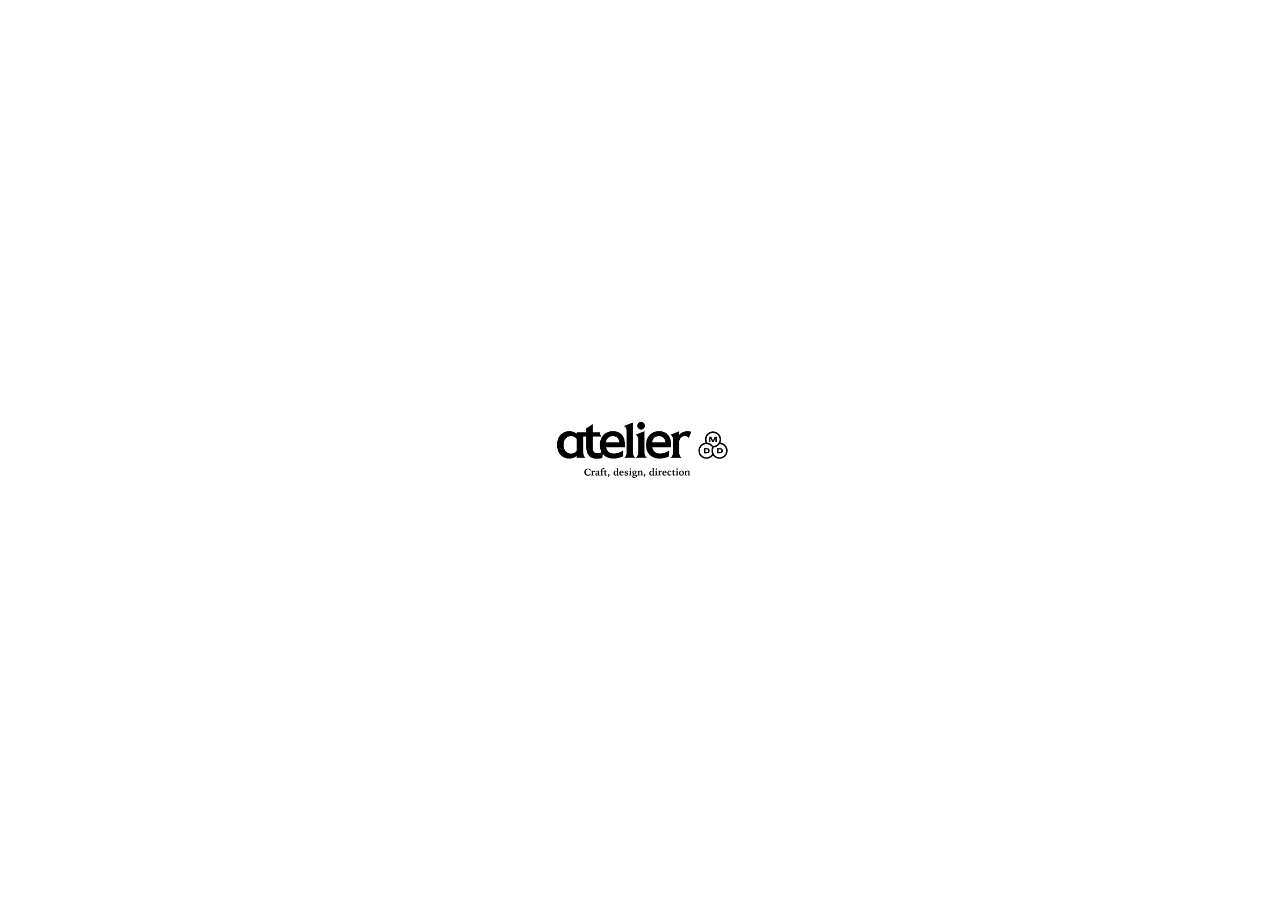
<file: index.html>
<!DOCTYPE html>
<html lang="fr">
<head>
    <meta charset="UTF-8">
    <meta name="viewport" content="width=device-width, initial-scale=1.0">
    <title>Maïssane - Portfolio</title>

       <link rel="icon" type="image/png" href="favicon.png">

    <link rel="stylesheet" href="style.css">
    <script src="script.js" defer></script>
</head>
<body>
    <div id="preloader">
        <!-- Logo statique au centre -->
        <img src="projets/logo/preload2.webp" alt="Loading..." class="preloader-img">
    </div>
     <!-- Curseur personnalisé -->
    <div class="cursor-follower"></div>
    <!-- Curseur directionnel indépendant (Desktop, index + projet uniquement) -->
    <div id="nav-cursor" aria-hidden="true"></div>

    <header class="site-header">
        <nav>
            <div class="nav-left">
                <a href="gallery.html" class="nav-item">WORK</a>
                <div class="expertise-list">
                    <span>ARTISTIC DIRECTION</span>
                    <span>ILLUSTRATION</span>
                    <span>GRAPHIC DESIGN</span>
                    <span>BRANDING</span>
                    <span>TYPOGRAPHY</span>
                    <span>SCENOGRAPHY</span>
                    <span>MOTION DESIGN</span>
                    <span>PACKAGING</span>
                    <span>POSTER</span>
                    <span>EDITORIAL</span>
                    <span>ARTIFICIAL INTELLIGENCE</span>
                    <span>PHOTO EDITING</span>
                    <span>FILM DIRECTOR</span>
                    <span>WEBSITE</span>
                </div>
            </div>
            <div class="nav-right">
                <a href="#" class="nav-item" id="contact-btn">JOIN</a>
                <a href="info.html" class="nav-item">INFO</a>
            </div>
        </nav>
    </header>

    <main class="hero">
        <div class="logo-container">
            <a href="index.html">
                <img src="projets/logo/anim_logovf.gif" alt="Maïssane Animated Logo" class="animated-main-logo">
            </a>
        </div>
    </main>

    <div id="swipe-hint">SWIPE</div>

    <footer class="project-strip">
        <div class="project-track">
            <div class="project-item" data-title="Osaka">
                <img src="projets/strips/japon.webp" alt="Osaka">
            </div>
            <div class="project-item" data-title="MÉMOIRE">
                <img src="projets/strips/memoire.webp" alt="Projet Mémoire">
            </div>
            <div class="project-item" data-title="THE CULTURE EVOLVES">
                <img src="projets/strips/culture.gif" alt="THE CULTURE EVOLVES">
            </div>
            <div class="project-item" data-title="Jardin des exilées">
                <img src="projets/strips/jardin.webp" alt="Jardin des exilées">
            </div>
            <div class="project-item" data-title="KEBLACK">
                <img src="projets/strips/keblack.webp" alt="KEBLACK">
            </div>
            <div class="project-item" data-title="SINEQUANON">
                <img src="projets/strips/sinequanon.webp" alt="SINEQUANON">
            </div>
            <div class="project-item" data-title="MadameMo">
                <img src="projets/strips/strip_mo.gif" alt="MadameMo">
            </div>
            <div class="project-item" data-title="AGENCE DICI">
                <img src="projets/strips/dici.webp" alt="Agence DICI">
            </div>
            <div class="project-item" data-title="Posters">
                <img src="projets/strips/posters.webp" alt="Posters">
            </div>
            <div class="project-item" data-title="CRÉOLISATION">
                <img src="projets/strips/pfe.gif" alt="CRÉOLISATION">
            </div>
            <div class="project-item" data-title="ANDERSSON BELL">
                <img src="projets/strips/bell.webp" alt="ANDERSSON BELL">
            </div>
            <div class="project-item" data-title="SUNBURN">
                <img src="projets/sunburn/visuel_04.gif" alt="SUNBURN">
            </div>
            <div class="project-item" data-title="THA">
                <img src="projets/strips/tha.webp" alt="THA">
            </div>
            <div class="project-item" data-title="COP1">
                <img src="projets/strips/cop1.webp" alt="COP1">
            </div>
        </div>
    </footer>

    <div id="contact-overlay">
        <div class="overlay-content">
            <div class="contact-details">
                <span class="contact-item">Let's work together</span>
                <a href="mailto:maissane.dia@gmail.com" class="contact-item contact-email">maissane.dia@gmail.com</a>
                <a href="tel:+33618434195" class="contact-item contact-phone">+33 6 18 43 41 95</a>
                <a href="https://www.linkedin.com/in/maïssane-dia-deverre-a1b712229/" target="_blank" class="contact-item contact-linkedin">LinkedIn</a>
            </div>
            <footer class="site-footer">Copyright © 2026 Atelier MDD</footer>
        </div>
    </div>

    <!-- OVERLAY PROJET (Template SPA) -->
    <section id="project-overlay">
        <div class="nav_blur"></div>
        <!-- Zone Texte Fixe -->
        <div class="project-text-layer">
            <h1 class="project-title"></h1>
            <div class="project-description"></div>
        </div>
        <!-- Zone Images Scrollable -->
        <div class="project-gallery-layer">
    </div></section>

    <!-- VIDEO PLAYER OVERLAY -->
    <div id="video-overlay">
        <button id="video-close-btn">CLOSE</button>
        <video id="fullscreen-video" controls playsinline preload="metadata"></video>
    </div>

</body>
</html>
</file>
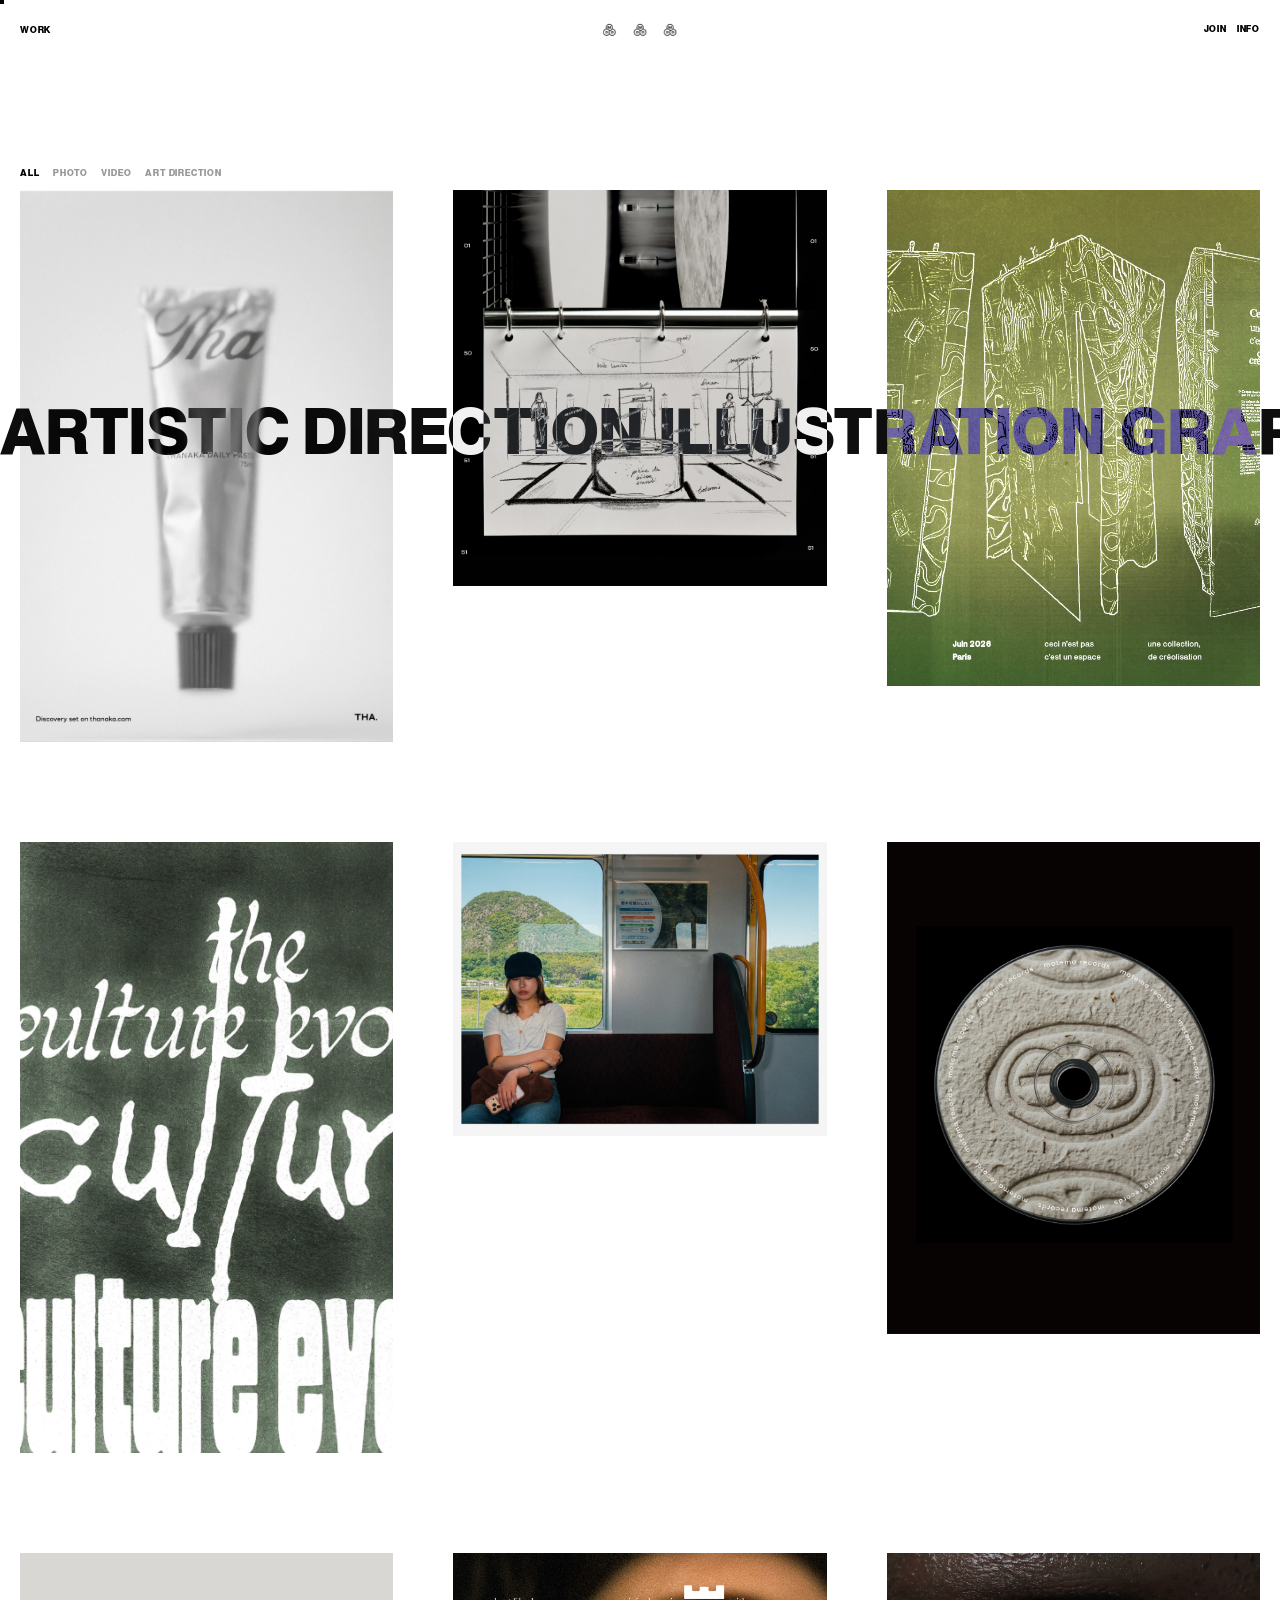
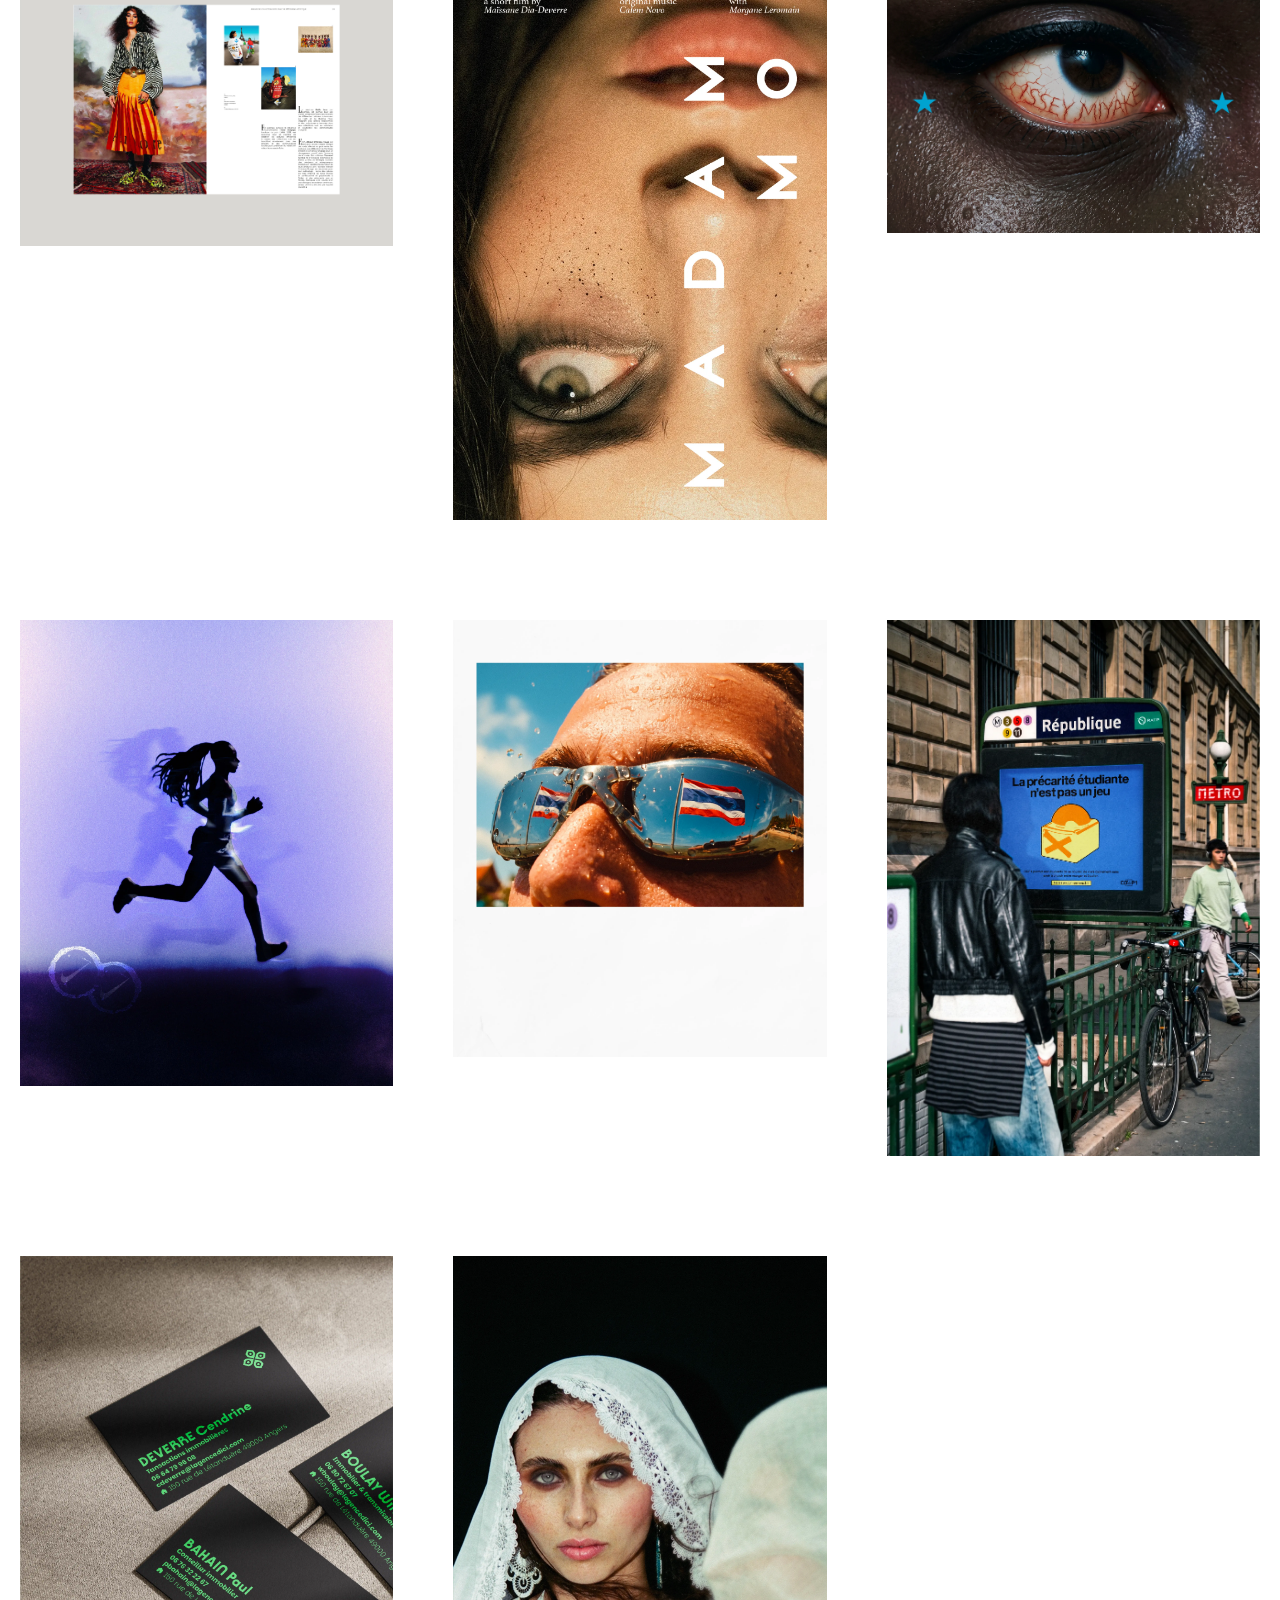
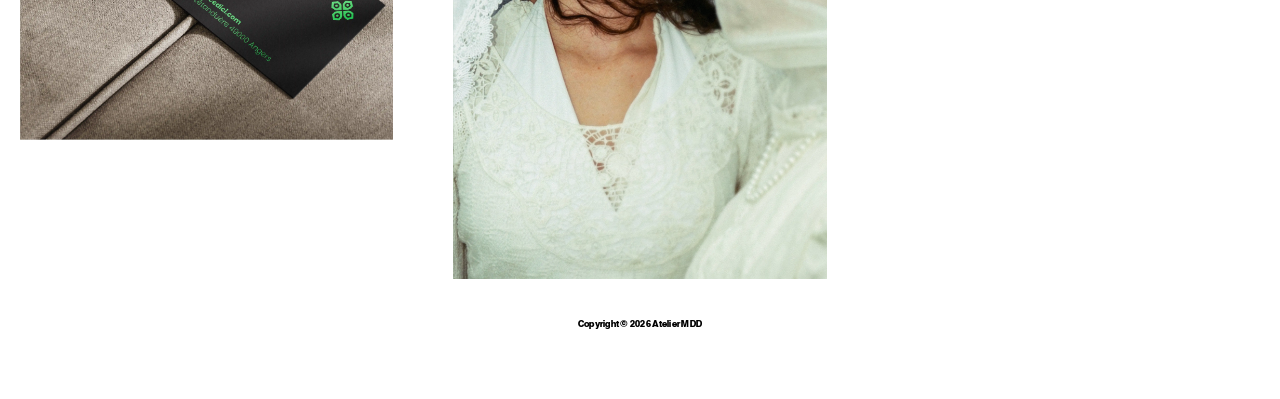
<file: gallery.html>
<!DOCTYPE html>
<html lang="fr">
<head>
    <meta charset="UTF-8">
    <meta name="viewport" content="width=device-width, initial-scale=1.0">
    <title>Maïssane - Gallery</title>
    <link rel="icon" type="image/png" href="favicon.png">
    <link rel="stylesheet" href="style.css">
    <script src="script.js" defer></script>
    <style>
        .gallery-masonry img {
            position: relative;
            display: block; /* Évite les décalages de ligne */
            cursor: pointer;
            transition: opacity 0.3s ease;
        }

        .gallery-masonry img:hover {
            opacity: 0.8;
        }

        /* Fondu blanc lors de la navigation vers un projet (SPA index.html) */
        #page-fade {
            position: fixed;
            top: 0;
            left: 0;
            width: 100%;
            height: 100%;
            background: #ffffff;
            z-index: 9999;
            opacity: 0;
            pointer-events: none;
            transition: opacity 0.5s ease;
        }

        #page-fade.active {
            opacity: 1;
        }

        /* Désactiver le curseur sur mobile/tablette */
        @media (max-width: 1024px) {
            .cursor-follower {
                display: none !important;
            }
        }

    </style>
</head>
<body class="is-gallery">
    <div class="cursor-follower"></div>

    <header class="site-header">
        <nav>
            <div class="nav-left">
                <a href="gallery.html" class="nav-item">WORK</a>
            </div>
            <div class="nav-right">
                <a href="#" class="nav-item" id="contact-btn">JOIN</a>
                <a href="info.html" class="nav-item">INFO</a>
            </div>
        </nav>
    </header>

    <div class="expertise-list">
        <span>ARTISTIC DIRECTION</span>
        <span>ILLUSTRATION</span>
        <span>GRAPHIC DESIGN</span>
        <span>BRANDING</span>
        <span>TYPOGRAPHY</span>
        <span>SCENOGRAPHY</span>
        <span>MOTION DESIGN</span>
        <span>PACKAGING</span>
        <span>POSTER</span>
        <span>EDITORIAL</span>
        <span>ARTIFICIAL INTELLIGENCE</span>
        <span>PHOTO EDITING</span>
        <span>FILM DIRECTOR</span>
        <span>WEBSITE</span>
    </div>

    <main class="hero">
        <div class="logo-container">
            <a href="index.html">
                <img src="projets/logo/anim_logovf.gif" alt="Maïssane Animated Logo" class="animated-main-logo">
            </a>
        </div>

        <section class="gallery-section">
            <div class="gallery-masonry">
                <!-- Barre de filtres : liée à la grille, elle reste au-dessus de la première image affichée -->
                <div class="gallery-filters" role="group" aria-label="Filtrer les projets">
                    <button type="button" class="gallery-filter is-active" data-filter="all" aria-pressed="true">ALL</button>
                    <button type="button" class="gallery-filter" data-filter="photo" aria-pressed="false">PHOTO</button>
                    <button type="button" class="gallery-filter" data-filter="video" aria-pressed="false">VIDEO</button>
                    <button type="button" class="gallery-filter" data-filter="art-direction" aria-pressed="false">ART DIRECTION</button>
                </div>
                <!-- Une image par projet : le clic ouvre le projet correspondant dans la SPA (index.html) -->
                <img src="projets/gallery/work/visuel_02.webp" alt="Tha" data-project="tha" data-category="art-direction">
                <img src="projets/gallery/work/adsb01.webp" alt="Andersson Bell" data-project="andersson_bell" data-category="art-direction">
                <img src="projets/gallery/work/visuel_10.webp" alt="Créolisation" data-project="creolisation" data-category="art-direction">
                <img src="projets/gallery/work/ultuure.webp" alt="The Culture Evolves" data-project="the_culture_evolves" data-category="video">
                <img src="projets/gallery/work/street04.webp" alt="Osaka" data-project="osaka" data-category="photo">
                <img src="projets/gallery/work/keblack_post_0-07.webp" alt="Keblack" data-project="keblack" data-category="art-direction">
                <img src="projets/gallery/work/memoire_post_05.webp" alt="Mémoire" data-project="memoire" data-category="art-direction">
                <img src="projets/gallery/work/madamemo_poster.webp" alt="MadameMo" data-project="madamemo" data-category="video">
                <img src="projets/gallery/work/05.webp" alt="Posters" data-project="posters" data-category="art-direction">
                <img src="projets/gallery/work/visuel_07.webp" alt="Sinequanon" data-project="sinequanon" data-category="art-direction">
                <img src="projets/gallery/work/visuel_06.webp" alt="Sunburn" data-project="sunburn" data-category="video">
                <img src="projets/gallery/work/cop1_05.webp" alt="COP1" data-project="cop1" data-category="video">
                <img src="projets/gallery/work/dici_images-05.webp" alt="Agence Dici" data-project="agence_dici" data-category="art-direction">
                <img src="projets/gallery/work/jardin_7.webp" alt="Jardin des exilées" data-project="jardin_des_exilees" data-category="photo">
            </div>
            <footer class="site-footer">Copyright © 2026 Atelier MDD</footer>
        </section>
    </main>

    <div id="page-fade"></div>

    <div id="contact-overlay">
        <div class="overlay-content">
            <div class="contact-details">
                <span class="contact-item">Let's work together</span>
                <a href="mailto:maissane.dia@gmail.com" class="contact-item contact-email">maissane.dia@gmail.com</a>
                <a href="tel:+33618434195" class="contact-item contact-phone">+33 6 18 43 41 95</a>
                <a href="https://www.linkedin.com/in/maïssane-dia-deverre-a1b712229/" target="_blank" class="contact-item contact-linkedin">LinkedIn</a>
            </div>
        </div>
    </div>

    <script>
        document.addEventListener('DOMContentLoaded', () => {
            const workImages = document.querySelectorAll('.gallery-masonry img');
            const fade = document.getElementById('page-fade');

            // Filtres (ALL / PHOTO / VIDEO / ART DIRECTION) : masque les projets hors catégorie, sans rechargement
            const filterButtons = document.querySelectorAll('.gallery-filter');
            filterButtons.forEach(btn => {
                btn.addEventListener('click', () => {
                    const filter = btn.dataset.filter;
                    filterButtons.forEach(b => {
                        const active = b === btn;
                        b.classList.toggle('is-active', active);
                        b.setAttribute('aria-pressed', active ? 'true' : 'false');
                    });
                    workImages.forEach(img => {
                        img.classList.toggle('is-filtered-out', filter !== 'all' && img.dataset.category !== filter);
                    });
                });
            });

            // Clic sur une image WORK : fondu blanc puis ouverture du projet dans la SPA (index.html)
            workImages.forEach(img => {
                img.addEventListener('click', () => {
                    const project = img.dataset.project;
                    if (!project) return;
                    fade.classList.add('active');
                    setTimeout(() => {
                        window.location.href = `index.html?project=${project}`;
                    }, 500);
                });
            });
        });
    </script>
</body>
</html>
</file>
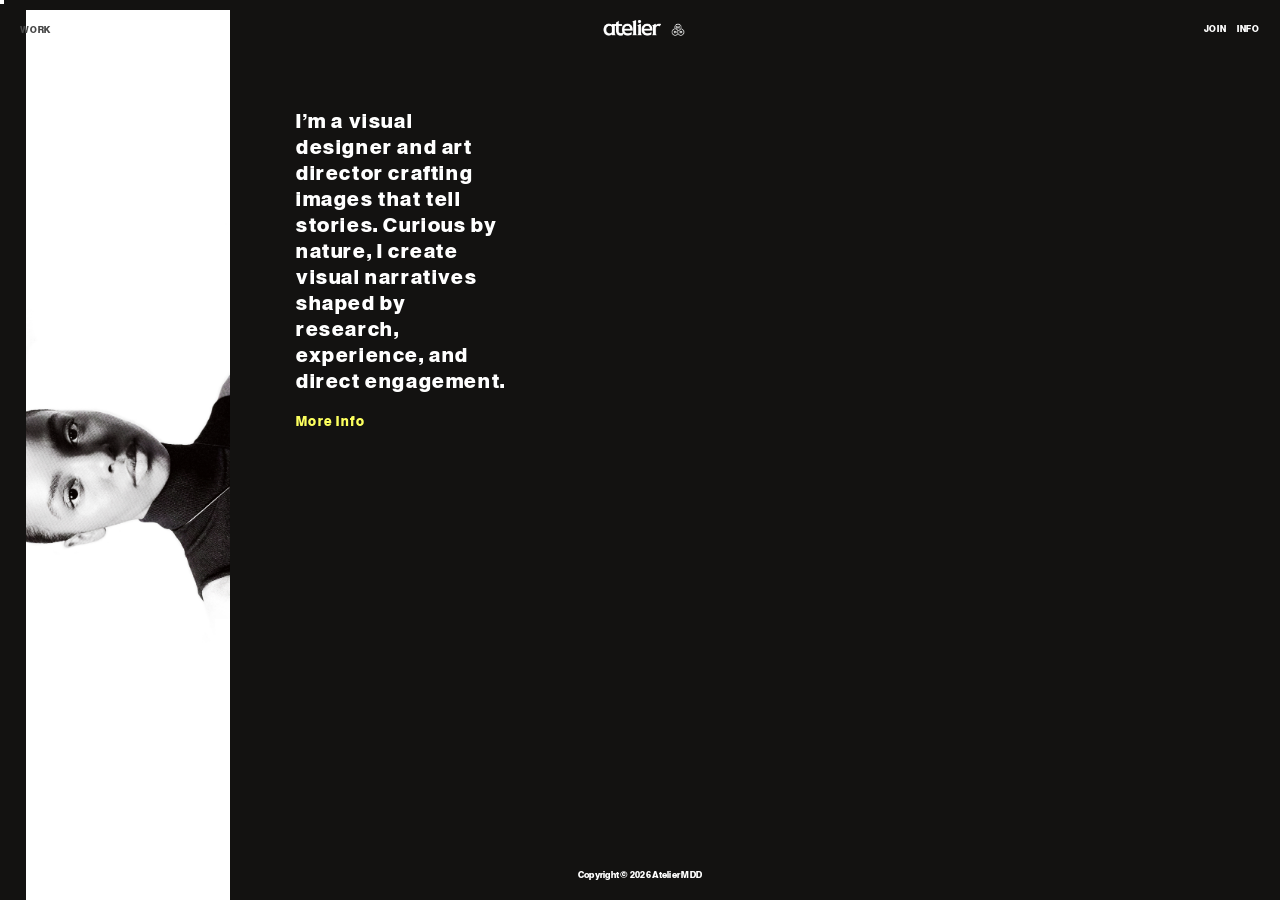
<file: info.html>
<!DOCTYPE html>
<html lang="fr">
<head>
    <meta charset="UTF-8">
    <meta name="viewport" content="width=device-width, initial-scale=1.0">
    <title>Maïssane - Info</title>
    <link rel="icon" type="image/png" href="favicon.png">

    <link rel="stylesheet" href="style.css">
    <script src="script.js" defer></script>
    <style>
        /* Désactiver le curseur sur mobile/tablette */
        @media (max-width: 1024px) {
            .cursor-follower {
                display: none !important;
            }
        }
    </style>
</head>

<body class="is-info">
    <!-- Curseur personnalisé -->
    <div class="cursor-follower"></div>

    <header class="site-header">
        <nav>
            <div class="nav-left">
                <a href="gallery.html" class="nav-item">WORK</a>
                <div class="expertise-list">
                    <span>ARTISTIC DIRECTION</span>
                    <span>ILLUSTRATION</span>
                    <span>GRAPHIC DESIGN</span>
                    <span>BRANDING</span>
                    <span>TYPOGRAPHY</span>
                    <span>SCENOGRAPHY</span>
                    <span>MOTION DESIGN</span>
                    <span>PACKAGING</span>
                    <span>POSTER</span>
                    <span>EDITORIAL</span>
                    <span>ARTIFICIAL INTELLIGENCE</span>
                    <span>PHOTO EDITING</span>
                    <span>FILM DIRECTOR</span>
                    <span>WEBSITE</span>
                </div>
            </div>
            <div class="nav-right">
                <a href="#" class="nav-item" id="contact-btn">JOIN</a>
                <a href="info.html" class="nav-item">INFO</a>
            </div>
        </nav>
    </header>

    <main class="info-main">
        <div class="info-container">
            <div class="hero">
                <div class="logo-container">
                    <a href="index.html">
                        <img src="projets/logo/anim_logovf_white.gif" alt="Maïssane Animated Logo" class="animated-main-logo">
                    </a>
                </div>
            </div>
            <div class="info-grid">
                <!-- Col 1 (gauche) → image Portrait Maïssane -->
                <div class="info-col col-image">
                    <div class="image-scroll-container">
                        <img src="projets/photo_cv_3.jpg" alt="Portrait Maïssane" class="portrait-img">
                        <img src="projets/photo_cv_3.jpg" alt="Portrait Maïssane" class="portrait-img">
                    </div>
                </div>

                <!-- Wrapper for the right content -->
                <div class="info-right-content-wrapper">
                    <!-- 1. Approach -->
                    <section class="approach-section">
                       <p class="approach-text">
    I’m a visual designer and art director crafting images that tell stories.

    <span class="mobile-break">Curious</span>
    <span class="mobile-break">by nature,</span>
    <span class="mobile-break">I create</span>
    <span>visual narratives shaped by research, experience, and direct engagement.</span>
</p>
                        <button id="more-info-toggle" class="more-info-toggle-btn">More Info</button>
                    </section>

                    <!-- 2. Experiences -->
                    <section class="experience-section togglable-content">
                        <h3 class="list-title">EXPERIENCES</h3>
                        
                
                        <ul class="clean-list">
                            <li>Agence Ici Barbès, PARIS</li>
                            <li>*2025</li>
                        </ul>

                        
                        <ul class="clean-list spacer-top">
                            <li>Brasserie Bapbap, PARIS</li>
                            <li>*2024</li>
                        </ul>

                    
                        <ul class="clean-list spacer-top">
                            <li>Workshop Diane Boivin, NANTES</li>
                            <li>*2023</li>
                        </ul>

                    
                        <ul class="clean-list spacer-top">
                            <li>Agence Intro.cool, HAVRE</li>
                            <li>*2023</li>
                        </ul>
                    </section>

                    <!-- 2. Clients -->
                    <div class="info-col col-clients togglable-content">
                        <div class="client-grid">
                            <h3 class="list-title">CLIENTS</h3>
                            <h4 class="client-subtitle">Society</h4>
                            <ul class="clean-list">
                                <li>COP1</li>
                                <li>F.F.C</li>
                                <li>Musée de l'Immigration</li>
                                <li>Pass Culture</li>
                                <li>S.P.A</li>
                                <li>Surfrider</li>
                            </ul>

                            <h4 class="client-subtitle spacer-top">Music</h4>
                            <ul class="clean-list spacer-top">
                                <li>CDC Music</li>
                                <li>Big Josh</li>
                                <li>Franglish</li>
                                <li>Keblack</li>
                                <li>Negrito</li>
                            </ul>

                            <h4 class="client-subtitle spacer-top">Brand</h4>
                            <ul class="clean-list spacer-top">
                                <li>Agence DICI</li>
                                <li>Appie & Cie</li>
                                <li>BAPBAP</li>
                                <li>Nike Run</li>
                                <li>Sinequanon</li>
                            </ul>
                        </div>
                    </div>

                    <!-- 3. Exhibitions -->
                    <section class="exhibitions-section togglable-content">
                        <h3 class="list-title">EXHIBITIONS</h3>
                        <ul class="clean-list">
                            <li>Musée de l’Imprimerie, NANTES *2024</li>
                            <li>Design Biennale, PORTO *2024</li>
                            <li>Musée d’histoires Naturelles, PARIS *2025</li>
                        </ul>
                        <a href="projets/mannequin/polamodel.pdf" target="_blank" class="more-info-toggle-btn">Show pola</a>
                    </section>
                    <footer class="site-footer">Copyright © 2026 Atelier MDD</footer>
                </div>
            </div>
        </div>
    </main>

    <div id="contact-overlay">
        <div class="overlay-content">
            <div class="contact-details">
                <span class="contact-item">Let's work together</span>
                <a href="mailto:maissane.dia@gmail.com" class="contact-item contact-email">maissane.dia@gmail.com</a>
                <a href="tel:+33618434195" class="contact-item contact-phone">+33 6 18 43 41 95</a>
                <a href="https://www.linkedin.com/in/maïssane-dia-deverre-a1b712229/" target="_blank" class="contact-item contact-linkedin">LinkedIn</a>
            </div>
        </div>
    </div>

</body>
</html>
</file>
<file: style.css>
@font-face {
    font-family: 'europagroshop-dembol';
    src: url('fonts/europagroshop-dembol.ttf') format('truetype');
    font-weight: normal;
    font-style: normal;
}

@font-face {
    font-family: 'europagroshop-dembol';
    src: url('fonts/europagroshop-dembol.ttf') format('truetype');
    font-weight: normal;
    font-style: italic;
}

:root {
    --bg-color: #ffffff;
    --text-color: #000000;
    --accent-color: var(--text-color);
    --font-main: 'europagroshop-dembol', serif;
    --text-size: 8px; /* Taille unifiée pour tout le texte */
    --header-link-color: #000000;
    --header-link-hover-color: var(--header-link-color);
}

* {
    margin: 0;
    padding: 0;
    box-sizing: border-box;
    cursor: none !important; /* Force la disparition du curseur système partout */
}

body {
    background-color: var(--bg-color);
    color: var(--text-color);
    font-family: var(--font-main);
    height: 100vh;
    overflow: hidden;
    display: flex;
    flex-direction: column;
    transition: background-color 0.4s ease, color 0.4s ease;
}

body.preloading {
    /* Empêche le scroll pendant l'animation */
    overflow: hidden;
}

/* Bloquer le scroll du site principal quand un projet est ouvert */
body.project-open {
    overflow: hidden;
}

/* Masquer l'expertise-list et le strip quand un projet est ouvert */
body.project-open .expertise-list {
    display: none !important;
}

body.project-open .project-strip {
    opacity: 0;
    pointer-events: none; /* Désactive les clics sur les éléments invisibles */
    transition: opacity 0.6s ease;
}

/* --- État INFO --- */
body.is-info {
    --bg-color: #131211;     /* Fond sombre */
    --text-color: #ffffff;   /* Texte doré */
    --header-link-color: var(--text-color); /* Les liens du header utilisent la couleur du texte de la page */
    --header-link-hover-color: #ffffff;    /* Force le hover en blanc pour éviter le noir */
    height: 100vh;
    overflow: hidden;
}

/* Force la couleur jaune pour le bouton GALLERY sur la page Info */
body.is-info .nav-left .nav-item {
    color: #474747;
}

/* --- SITE FOOTER --- */
.site-footer {
    position: fixed;
    bottom: 20px;
    left: 0;
    width: 100%;
    z-index: 5000; /* Toujours visible au-dessus du contenu */
    font-family: 'europagroshop-dembol', serif;
    font-size: 9px;
    letter-spacing: 0.03em;
    text-align: center;
    text-transform: none;
    pointer-events: none; /* Permet de cliquer sur le contenu situé derrière */
    color: #000; /* Par défaut pour index et gallery */
    transition: color 0.3s ease;
}

/* Adaptation du contraste selon la page ou l'état */
body.is-info .site-footer { color: #fff; }
@media (max-width: 768px) {
    body.is-info .site-footer {
        display: none;
    }
}
body.overlay-open .site-footer { color: #000 !important; }

body.is-info .projects-section {
    display: none;
}

body.is-info .cursor-follower {
    background-color: var(--text-color);
}

/* --- Custom Cursor --- */
.cursor-follower {
    position: fixed;
    top: 0;
    left: 0;
    width: 8px;
    height: 8px;
    background-color: var(--text-color);
    border-radius: 1%;
    pointer-events: none;
    z-index: 9999;
    transform: translate(-50%, -50%);
    transition: width 0.2s ease, height 0.2s ease, background-color 0.2s;
    display: flex;
    align-items: center;
    justify-content: center;
    white-space: nowrap;
    font-size: 12px;
    color: #ffffff;
    text-transform: uppercase;
    letter-spacing: 0.05em;
}

/* Désactiver le curseur sur mobile/tablette */
@media (max-width: 1024px) {
    .cursor-follower {
        display: none !important;
    }
}

/* =========================================
   CURSEUR FLÈCHE — DESKTOP INDEX + PROJETS
   ========================================= */

@media (min-width: 1025px) {

    /* La flèche n'existe visuellement que
       sur l'index et lorsqu'un projet est ouvert */
    body:not(.is-gallery):not(.is-info):not(.overlay-open) .cursor-follower {
        width: auto;
        height: auto;
        border-radius: 0;
        color: var(--text-color);
        font-size: 22px;
        line-height: 1;
        font-family: Arial, sans-serif;
        transition: transform 0.15s ease, color 0.2s ease;
    }

    /* On neutralise les anciens états du curseur
       pour conserver la forme de flèche */
    body:not(.is-gallery):not(.is-info) .cursor-follower.active {
        width: auto;
        height: auto;
        padding: 0;
        border-radius: 0;
        background: transparent !important;
        font-size: 22px;
    }

    body:not(.is-gallery):not(.is-info) .cursor-follower.project-hover {
        background: transparent !important;
    }

    /* Pendant CONTACT : on conserve le comportement
       existant et on désactive la nouvelle flèche */
    body.overlay-open .cursor-follower {
        width: 8px;
        height: 8px;
        background-color: var(--text-color) !important;
        font-size: 0;
        padding: 0;
        mix-blend-mode: normal;
    }
}

.cursor-follower.project-hover {
   mix-blend-mode: difference;
  background-color: var(--text-color);
}


.cursor-follower.active {
    width: auto;
    height: auto;
    padding: 8px 12px;
    border-radius: 4px;
    background-color: var(--text-color);
}

/* --- Correction du conflit Curseur / Texte sur Info --- */
.cursor-follower.nav-hover {
    background-color: black !important;
    border: 1px solid currentColor; /* Utilise la couleur du texte (blanc sur info, noir sur index) */
}

/* =========================================
   NAV CURSOR — Curseur directionnel indépendant
   Desktop uniquement : index.html + overlay projet ouvert.
   Totalement séparé de .cursor-follower : les anciennes
   classes .active / .nav-hover / .project-hover ne peuvent
   plus jamais transformer la flèche en carré.
   ========================================= */
#nav-cursor {
    position: fixed;
    top: 0;
    left: 0;
    z-index: 9999;
    pointer-events: none;
    display: none;
    white-space: nowrap;
    font-family: Arial, sans-serif;
    font-size: 22px;
    line-height: 1;
    color: var(--text-color, #ffffff);
}

/* Flash de confirmation après un clic de navigation */
#nav-cursor.nav-cursor-confirm {
    animation: navCursorFlash 0.28s ease;
}

@keyframes navCursorFlash {
    0%   { opacity: 1; }
    50%  { opacity: 0.3; }
    100% { opacity: 1; }
}

@media (min-width: 1025px) {
    body.nav-cursor-active #nav-cursor {
        display: block;
    }
    /* Masque l'ancien curseur pendant que le nouveau est actif */
    body.nav-cursor-active .cursor-follower {
        display: none !important;
    }
}
/* --- Header --- */
.site-header {
    padding: 20px 20px;
    width: 100%;
    position: fixed;
    top: 0;
    left: 0;
    z-index: 4000; /* Le plus élevé pour que la navigation soit toujours cliquable */
    font-family: 'europagroshop-dembol', serif;
    letter-spacing: 0.05em;
    pointer-events: none; /* Laisse passer les clics à travers le header vide */
}

.site-header nav {
    display: flex;
    justify-content: space-between;
    align-items: center; /* Aligne GALLERY, CONTACT et INFO sur la même ligne horizontale */
    width: 100%;
}

.site-header .nav-item {
    text-decoration: none;
    color: var(--header-link-color);
    font-size: calc(var(--text-size) * 1.1);
    font-weight: 500;
    transition: color 0.3s ease;
    display: inline-block; /* Stabilise le conteneur */
    line-height: 1;        /* Empêche les variations de hauteur de ligne */
    vertical-align: middle;
    pointer-events: auto; /* Réactive le clic sur les liens de navigation */
}

.site-header .nav-item:hover {
    color: var(--header-link-hover-color);
    font-family: 'europagroshop-dembol', serif;
}

.site-header .nav-right {
    display: flex;
    align-items: center;
    gap: 10px;
}

/* --- Indice "SWIPE" (mobile uniquement, au-dessus du strip) --- */
#swipe-hint {
    display: none;
}

@media (max-width: 768px) {
    #swipe-hint {
        display: block;
        position: fixed;
        bottom: 253px; /* Juste au-dessus du strip (250px de haut) */
        left: 0;
        width: 100%;
        text-align: center;
        font-size: calc(var(--text-size) * 1.1); /* Même taille que les boutons du header */
        font-weight: 500;
        font-style: italic;
        color: #999999;
        pointer-events: none;
        z-index: 85;
        opacity: 0;
        transition: opacity 0.6s ease;
    }

    #swipe-hint.visible {
        opacity: 1;
    }
}

.expertise-list {
    position: fixed;
    top: 48%; /* Légèrement remonté pour une meilleure harmonie visuelle */
    left: 0;
    width: 100%;
    transform: translateY(-50%);
    display: flex;
    justify-content: flex-start;
    width: max-content;
    gap: 15px;
    padding: 0;
    z-index: 2001; /* Au-dessus de l'overlay de la galerie (z-index: 2000) */
    pointer-events: none; /* Permet de cliquer à travers la liste */
    background: transparent;
    mix-blend-mode: difference;

    /* Typographie compacte et responsive */
    font-family: 'europagroshop-dembol', serif;
    font-style: regular;
    font-size: 62px; /* Assure une taille lisible, s'adapte mais ne devient pas trop petit */
    color: #f1f1f1; /* Indispensable pour l'effet différence sur fond blanc */
    text-transform: none;
    line-height: 1; /* Assure que le texte ne se chevauche pas */
    letter-spacing: 0.04em;
    white-space: nowrap;
    animation: expertise-marquee 100s linear infinite;
    will-change: transform;
}

/* Masquer l'expertise list sur mobile uniquement pour l'index */
@media (max-width: 768px) {
    body:not(.is-info):not(.is-gallery) .expertise-list {
        display: none;
    }
}

.expertise-list span {
    display: inline-block;
    /* mix-blend-mode est appliqué sur le parent, pas besoin de le répéter ici */
    flex-shrink: 0;
}

@keyframes expertise-marquee {
    from { transform: translateY(-50%) translateX(0); }
    to { transform: translateY(-50%) translateX(-50%); }
}

body.is-info .expertise-list {
    display: none;
}

/* --- Hero / Logo --- */
.hero {
    flex-grow: 1;
    display: flex;
    flex-direction: column;
    align-items: center;
    justify-content: flex-start; /* Aligne le contenu en haut du conteneur */
    padding-top: 10px; /* Augmentation de l'espace pour décaler le logo vers le bas */
}

.logo-container {
    text-align: center;
    width: 100%;
    display: flex;
    flex-direction: column;
    align-items: center;
    position: fixed; 
    top: 16px;      /* Aligne le logo exactement sur le padding du header */
    left: 0;
    z-index: 4001;  /* Assure que le logo est au-dessus du header (4000) */
    pointer-events: none; /* Permet de cliquer sur les menus derrière le conteneur invisible */
    transition: transform 0.5s cubic-bezier(0.25, 1, 0.5, 1);
}

.logo-container a {
    display: inline-flex;
    text-decoration: none;
    pointer-events: auto;
}

.main-logo {
    width: 100px; /* Taille réduite de 20% (120px -> 96px) */
    height: auto;
    display: block;
    margin: 0 auto;
    transition: transform 0.4s ease;
}

/* Styles pour le nouveau logo animé */
.animated-main-logo {
    display: block;
    height: 24px; /* Taille réduite de 20% supplémentaires (36px -> 29px) */
    width: auto;
    object-fit: contain;
    margin: 0 auto;
    transition: transform 0.5s ease;
}

/* État Logo quand un projet est ouvert (Desktop) */
body.project-open .main-logo {
}

.subtext {
    display: block;
    text-decoration: none;
    color: var(--header-link-color);
    margin-top: 2px;
    font-size: clamp(8px, 1.1vw, var(--text-size));
    text-transform: uppercase;
    letter-spacing: 0.2em;
    font-weight: 500;
    overflow: hidden; /* Creates the mask for the animation */
    transition: color 0.3s ease, opacity 0.3s ease, visibility 0.3s;
    
    /* Centrage du bloc, mais alignement gauche du texte */
    width: fit-content;
    margin-left: auto;
    margin-right: auto;
    text-align: left;
    white-space: pre-line; /* Permet les sauts de ligne (\n) */
}

.subtext:hover {
    color: var(--header-link-hover-color);
    font-family: 'europagroshop-dembol', serif;
    font-style: italic;
}

.subtext-inner {
    display: inline-block; /* Allows transform to be applied */
    transform: translateY(-110%); /* Start position: hidden above */
    animation: reveal-down 4s cubic-bezier(0.16, 1, 0.3, 1) 0.2s forwards;
}

@keyframes reveal-down {
    to {
        transform: translateY(0);
    }
}

/* --- Project Strip (Bottom) --- */
.project-strip {
    position: fixed;
    bottom: 0;
    left: 0;
    width: 100%;
    height: 250px !important;
    overflow-x: auto; /* Active le scroll natif */
    overflow-y: hidden;
    scroll-behavior: auto; /* Important: doit être auto pour le reset invisible */
    -webkit-overflow-scrolling: touch; /* Fluidité iOS */
    z-index: 80;
    gap: 0 !important; /* L'espacement est géré dans le track */
    align-items: flex-end !important;
    padding-bottom: 0 !important;
    padding-right: 0 !important;
    scrollbar-width: none; /* Cache la scrollbar (Firefox) */
}

.project-strip::-webkit-scrollbar {
    display: none; /* Cache la scrollbar (Chrome/Safari) */
}

.project-track {
    display: flex;
    gap: 10px;
    padding-right: 20px;
    height: 100%;
    align-items: flex-end;
    flex-shrink: 0;
}

.project-item {
    position: relative;
    height: 180px !important; /* Hauteur de base augmentée */
    width: auto !important;
    flex: 0 0 auto;
    aspect-ratio: 1 / 2; /* Passage à un format plus vertical pour ne pas impacter la largeur */
    overflow: hidden;
    border-radius: 0; /* Bords droits et non arrondis */
    transform: none !important; /* Suppression scale */
    opacity: 1; /* Opacité à 100% */
    transition: height 0.45s cubic-bezier(.22, .61, .36, 1), opacity 0.4s ease;
    z-index: 1;
}

.project-item:hover {
    height: 250px; /* Expansion verticale maximale au hover */
    z-index: 10;
}

/* Au survol du strip : l'image survolée reste nette, les autres s'estompent */
@media (hover: hover) and (pointer: fine) {
    .project-track:hover .project-item {
        opacity: 0.25;
    }

    .project-track:hover .project-item:hover {
        opacity: 1;
    }
}

.project-item img,
.project-item video {
    width: 100%;
    height: 100%;
    object-fit: cover;
}

@media (max-width: 768px) {
    .project-item {
        opacity: 0.9;
    }
}
/* --- GALLERY PAGE --- */
.is-gallery {
    overflow-y: auto !important; /* Autorise le scroll pour voir toute la galerie */
    height: auto;
    min-height: 100vh;
}

.gallery-section {
    width: 100%;
    padding: 160px 20px 70px 20px; /* Padding latéral identique au header (20px) pour aligner la grille sur WORK / CONTACT */
}

.gallery-masonry {
    display: grid;
    grid-template-columns: repeat(3, 1fr);
    gap: 100px 60px;
    width: 100%;
    margin: 20px auto 0;
}

.gallery-masonry img {
    width: 100%;
    height: auto;
    display: block;
    pointer-events: auto; /* Réactive les interactions */
}

/* --- Barre de filtres WORK ---
   Ancrée à la grille (au-dessus de la première image affichée) : elle suit donc l'image
   lors du défilement et du changement de filtre, sans décaler la grille. */
.gallery-masonry {
    position: relative;
}

.gallery-filters {
    position: absolute;
    bottom: calc(100% + 12px);
    left: 0;
    display: flex;
    flex-wrap: nowrap;
    justify-content: flex-start;
    gap: 14px;
    white-space: nowrap;
}

/* Même typographie que les boutons PREV / NEXT / header ; actif en noir, les autres en gris */
.gallery-filter {
    background: none;
    border: none;
    padding: 0;
    margin: 0;
    appearance: none;
    font-family: 'europagroshop-dembol', serif;
    font-size: calc(var(--text-size) * 1.1);
    font-weight: 500;
    letter-spacing: 0.8px;
    line-height: 1;
    text-transform: uppercase;
    color: #999999;
    transition: color 0.3s ease;
}

.gallery-filter:hover,
.gallery-filter.is-active {
    color: #000000;
}

.gallery-masonry img.is-filtered-out {
    display: none;
}

@media (max-width: 1024px) {
    /* Mobile/tablette : la barre occupe toute la largeur du conteneur */
    .gallery-filters {
        right: 0;
        justify-content: space-between;
        gap: 0;
    }
}

/* Sur la page WORK, le footer doit être un vrai footer de fin de page
   (dans le flux, après les images), pas fixé à l'écran comme ailleurs */
.gallery-section .site-footer {
    position: static;
    bottom: auto;
    left: auto;
    margin-top: 40px;
    pointer-events: auto;
}


/* Responsive Gallery */
@media (max-width: 1024px) {
    .gallery-section { padding: 130px 20px 70px 20px; } /* Même padding latéral (20px) qu'en desktop */
    .gallery-masonry {
        grid-template-columns: repeat(2, 1fr);
        gap: 60px 30px;
        margin-top: 0px;   /* Supprime la marge au-dessus des images pour les remonter vers le logo */
    }

    .gallery-masonry img {
        width: 100%;
    }
}

/* Masquer le contenu des pages quand l'overlay CONTACT est ouvert */
body.overlay-open .project-strip,
body.overlay-open .gallery-section,
body.overlay-open .info-main,
body.overlay-open #project-overlay {
    opacity: 0 !important;
    pointer-events: none;
    transition: opacity 0.4s ease;
}


body.is-info .projects-section {
    display: none;
}

/* --- Preloader --- */
#preloader {
    position: fixed;
    top: 0;
    left: 0;
    width: 100vw;
    height: 100vh;
    background: #ffffff; /* Fond opaque au départ : masque le site pendant le chargement */
    z-index: 10000;
    display: flex; /* Centre le logo horizontalement et verticalement */
    align-items: center;
    justify-content: center;
}

/* Fondu de sortie : tout le bandeau (fond + logo) s'efface en transparence pour laisser
   apparaître le site progressivement en dessous, au lieu d'une disparition brutale */
#preloader.preloader-fade-out {
    transition: opacity 1.2s ease;
    opacity: 0;
}

.preloader-img {
    width: 200px; /* -20% par rapport aux 250px précédents */
    height: auto;
    display: block;
    opacity: 0; /* Point de départ du fondu d'entrée */
    transition: opacity 1s ease; /* Durée du fondu d'entrée */
}

.preloader-img.preloader-visible {
    opacity: 1;
}

/* --- MAIN CONTAINER FOR INFO PAGE --- */
.info-main {
    width: 100%;
    height: 100vh;
    position: relative; /* For absolute positioning of image-col if needed, or for grid */
}

/* --- INFO PAGE LAYOUT --- */
.info-container {
    width: 100%;
    height: 100%;
    max-width: 1920px;
    margin: 0 auto;
    display: flex;
    flex-direction: column;
    padding-top: 0; /* Padding géré par .hero comme sur index */
}

body.is-info .hero {
    flex-grow: 0;
}

.info-grid {
    flex-grow: 1;
    padding: 0; /* Remove padding from grid itself, will be added to right content */
    display: grid;
    grid-template-columns: 20vw 1fr; /* Moins large : réduction de l'axe image */
    /* gap: 40px; -- Gap will be managed by the right content wrapper */
    align-items: stretch;
    font-size: 10px; /* Base font size as per prompt */
    overflow: hidden; /* Hide overflow from image */
}

/* Colonnes génériques */
.info-col {
    display: flex;
    flex-direction: column;
    /* height: 100%; -- Removed as it can conflict with flex/grid children */
}

/* Col 2 → Approach + Exhibitions */
.col-text-wrapper {
    display: flex;
    flex-direction: column;
    gap: 20px; /* Adjusted gap for consistency */
    justify-content: flex-start;
}

/* Col 1 (gauche) → image */
.info-col.col-image {
    grid-column: 1; /* Explicitly place it in the first column */
    position: relative; /* For absolute positioning of image-scroll-container */
    overflow: hidden; /* To hide parts of the image that are not scrolling */
    height: 100vh; /* Ensure it takes full height of the grid cell */
    z-index: 101; /* Above header (z-index 100) */
}

.image-scroll-container {
    position: absolute;
    top: 0;
    left: 0;
    width: 100%;
    height: 200%; /* Double height for seamless loop */
    animation: scroll-vertical 60s linear infinite;
}

.portrait-img {
    width: 80%; /* Plus petite : l'image ne sature plus la colonne */
    margin: 0 auto; /* Centrage horizontal dans la colonne de gauche */
    height: 50%; /* Each image takes half the container height */
    object-fit: cover;
    object-position: center; /* Center the image within its half */
    display: block; /* Remove extra space below image */
}

@keyframes scroll-vertical {
    from { transform: translateY(0); }
    to { transform: translateY(-50%); } /* Move up by half the container height */
}

/* Wrapper for the right content */
.info-right-content-wrapper {
    grid-column: 2;
    display: grid;
    grid-template-columns: repeat(4, 1fr); /* 4 colonnes pour le texte */
    gap: 30px;
    padding: 100px 40px;
    overflow-y: auto; /* Allow scrolling if content overflows */
    height: 100vh; /* Ensure it takes full height */
    text-align: left; /* Justifié à gauche */
    align-items: start;
}

/* Section Approach */
.approach-section {
    grid-column: 1; /* Première colonne */
    margin-bottom: 40px;
}

.approach-text {
    font-family: 'europagroshop-dembol', serif;
    /* Taille fluide unique : 18px en mobile (≤375px) jusqu'à 20px en desktop (≥1025px),
       interpolée automatiquement entre les deux (plus de valeur "coincée" sur tablette) */
    font-size: clamp(18px, 16.8px + 0.31vw, 20px);
    line-height: 1.3;
    max-width: none;
    margin: 0;
    text-transform: none !important;
     letter-spacing: 0.08em;
}

@media (min-width: 1025px) {
    /* Compense l'espacement au-dessus du texte pour l'aligner avec EXPERIENCES/CLIENTS/EXHIBITIONS
       (pertinent uniquement dans la mise en page en ligne du Desktop) */
    .approach-text {
        margin-top: -2.5px;
    }
}

/* Titres de sections (Clients, Exhibitions, Experience) */
.list-title {
    font-family: 'europagroshop-dembol', serif;
    font-size: 10.8px; /* Réduit de 0.3pt */
    text-transform: uppercase;
    letter-spacing: 0.2em; /* Adjusted letter spacing */
    margin-bottom: 20px; /* Marge identique pour toutes les sections */
    color: #ffffff;
    opacity: 1;
    line-height: 1;
    white-space: nowrap;
}

/* --- Bouton More Info / Less Info --- */
.more-info-toggle-btn {
    background: none;
    border: none;
    padding: 0;
    margin-top: 20px;
    color: #fcff5e;
    font-family: 'europagroshop-dembol', serif;
    font-size: 12.6px; /* Réduit de 0.3pt */
    letter-spacing: 0.1em;
    display: block; /* Force le passage à la ligne sous l'approche */
    transition: font-family 0.3s ease;
    text-decoration: none;
}

.more-info-toggle-btn:hover {
    font-family: 'europagroshop-dembol', serif;
    font-style: italic;
}

/* Masquage initial du contenu */
.togglable-content {
    display: none !important;
}

/* Affichage du contenu quand le bouton est cliqué */
body.show-more-info .togglable-content {
    display: block !important;
}

/* Cas particulier pour col-clients qui utilise flex */
body.show-more-info div.col-clients.togglable-content {
    display: flex !important;
}

.col-clients {
    grid-column: 3; /* Prend les 3 colonnes restantes */
    width: 100%;
}

.client-grid {
    display: flex;
    flex-direction: column;
    align-items: flex-start;
}

.experience-section {
    grid-column: 2; /* Placement dans la deuxième colonne vide */
}

.exhibitions-section {
    grid-column: 4; /* Aligné sous l'approche dans la colonne 1 */
}

.client-subtitle{
    font-family: 'europagroshop-dembol', serif;
    font-size: 12.6px; /* Réduit de 0.3pt */
    opacity: 30%; /* Keep opacity */
    color: rgba(255, 255, 255, 0.817); /* Keep color */
    line-height: 1.1;
    letter-spacing: 0.09em;
    margin-bottom: 2px;
}

.spacer-top {
    margin-top: 10px;
}

.clean-list {
    list-style: none;
    padding: 0;
    margin: 0;
    display: block;
}

.clean-list li {
    font-family: 'europagroshop-dembol', serif;
    font-size: 12.6px; /* Réduit de 0.3pt */
    line-height: 1.3; /* Reduced line height */
    letter-spacing: 0.09em;
    margin-bottom: 2px; /* Adjusted margin */
}

/* --- Responsive Mobile --- */
@media (max-width: 768px) {
    .info-grid {
        grid-template-columns: 35vw 1fr; /* Maintain split layout */
    }

    .info-right-content-wrapper {
        grid-template-columns: repeat(2, 1fr); /* Passage du texte en 2 colonnes */
        gap: 40px 20px; /* Espacement vertical et horizontal */
        padding: 80px 15px; /* Réduction du padding pour les petits écrans */
        overflow-x: hidden; /* Sécurité anti-scroll horizontal */
        width: 100%;
    }

    .approach-section {
        grid-column: 1 / -1; /* Pleine largeur : occupe les 2 colonnes avant "Less Info" */
        margin-bottom: 0; /* On laisse le gap de la grille gérer l'espace */
    }

    .experience-section {
        grid-column: 1 / -1; /* Pleine largeur, sur sa propre ligne après "Less Info" */
    }

    .col-clients {
        grid-column: 1; /* Déplacement de la 3ème colonne vers la 1ère sur mobile */
    }

    .exhibitions-section {
        grid-column: 2; /* Déplacement de la 4ème colonne vers la 2ème sur mobile */
    }

    /* Correction pour éviter que le texte ne sorte de l'écran sur mobile */
    .info-right-content-wrapper section,
    .info-right-content-wrapper div {
        min-width: 0; /* Empêche l'élément de pousser la largeur de la colonne */
        word-break: break-word; /* Force la rupture des mots longs */
    }

    .list-title {
        white-space: normal; /* Autorise le retour à la ligne des titres de sections */
    }

    .info-right-content-wrapper {
        /* Ajustement du padding-bottom pour laisser de la place au footer fixe */
        padding: 80px 15px 60px 15px; 
    }
}

/* --- MOBILE (≤ 768px) : Verrouillage scroll vertical --- */
@media (max-width: 768px) {
    body:not(.is-info):not(.is-gallery) {
        overflow: hidden;
        height: 100vh;
        position: fixed; /* Verrouille totalement le scroll vertical de la page */
        width: 100%;
    }
}

/* --- CONTACT OVERLAY & INTERACTIONS --- */
#contact-overlay {
    position: fixed;
    top: 0;
    left: 0;
    width: 100%;
    height: 100%;
    background-color: #ffffff;
    z-index: 3000;
    display: flex;
    flex-direction: column;
    justify-content: center;
    align-items: center;
    padding: clamp(1.5rem, 8vw, 6rem);
    box-sizing: border-box;
    opacity: 0;
    visibility: hidden;
    transition: opacity 0.3s ease, visibility 0.3s ease;
}

#contact-overlay.active {
    opacity: 1;
    visibility: visible;
}

.overlay-content {
    display: flex;
    flex-direction: column;
    align-items: center;
    gap: 20px;
    width: 100%;
    max-width: 1600px;
    margin: 0 auto;
}

.contact-details {
    display: flex;
    flex-wrap: nowrap;
    justify-content: center;
    align-items: center;
    gap: 30px;
}

@media (max-width: 1024px) {
    .contact-details {
        flex-direction: column;
    }
}

@media (max-width: 768px) {
    .contact-details {
        gap: 10px;
    }
}

.contact-item {
    font-family: 'europagroshop-dembol', serif;
    font-size: 1.1rem;
    color: #000000;
    text-decoration: none;
    white-space: nowrap;
    line-height: 1.1;
    word-break: break-word;
    max-width: 100%;
    transition: opacity 0.3s ease;
}

@media (max-width: 768px) {
    .contact-item {
        line-height: 0.9;
    }
}

.contact-item:hover {
    opacity: 0.5;
}

.contact-email:hover,
.contact-phone:hover,
.contact-linkedin:hover {
    font-family: 'europagroshop-dembol', serif;
    font-style: italic;
    text-decoration: none;
}

/* États lors de l'ouverture de l'overlay */
body.overlay-open .cursor-follower {
    background-color: black !important;
}

body.overlay-open #contact-btn {
    color: #000000 !important;
}

.nav-left, .logo-container, .site-header .nav-item {
    transition: opacity 0.3s ease, visibility 0.3s ease, color 0.3s ease;
}

/* Masquer les éléments non-essentiels quand overlay ouvert */
body.overlay-open .nav-left,
body.overlay-open .logo-container,
body.overlay-open .nav-right a[href*="info.html"] {
    opacity: 0;
    visibility: hidden;
    pointer-events: none;
}

/* =========================================
   PROJECT OVERLAY (SPA VIEW)
   ========================================= */

#project-overlay {
    position: fixed;
    top: 0;
    left: 0;
    width: 100%;
    height: 100%;
    background-color: transparent;
    z-index: 940; /* Doit être au-dessus de la nav_blur (930) pour être cliquable */
    opacity: 0;
    visibility: hidden;
    transition: opacity 0.4s ease, visibility 0.4s ease;
    display: flex; /* Pour gérer les couches */
}

#project-overlay.active {
    opacity: 1;
    visibility: visible;
}

/* --- Mobile / tablette (≤1024px) --- */
@media (max-width: 1024px) {
    #project-overlay {
        display: block;
        overflow-y: auto;
        -webkit-overflow-scrolling: touch;
    }
}

/* --- Couche 1 : Texte Fixe (Au-dessus) --- */
.project-text-layer {
    width: 220px;
    color: #1b110a;
    isolation: isolate; /* Protège le contexte de rendu pour le bouton FR/EN */
    z-index: 800;
    background: transparent;
    pointer-events: none; /* Permet de cliquer à travers les zones vides */
    display: flex;
    flex-direction: column;
    align-items: flex-start;
    gap: 6px;
}

@media (min-width: 1025px) {
    .project-text-layer {
        position: fixed;
        top: 50%;
        left: 5vw;
        transform: translateY(-50%);
        width: 420px; /* Plus large pour laisser le texte de description respirer à 22px */
    }
}

@media (max-width: 1024px) {
    .project-text-layer {
        position: fixed;
        top: 0;
        left: 0;
        transform: none;
        width: 100%;
        padding: 140px 20px 20px 20px; /* Remonté pour être plus haut sur la page */
    }
}

.project-title,
.project-close-btn {
    font-family: 'europagroshop-dembol', serif;
    line-height: 1.3;
    max-width: 220px;
    font-size: 10px;
    font-weight: normal;
    text-transform: none;
    letter-spacing: normal;
    color: black; /* Couleur de base pour que 'difference' fonctionne */
    margin: 0;
    padding: 0;
    background: transparent;
    border: none;
    text-align: left;
    pointer-events: auto; /* Réactive les clics sur le texte */
}

/* Texte de description des projets : comportement libre et naturel,
   sans largeur imposée ni retours à la ligne forcés */
.project-description {
    font-family: 'europagroshop-dembol', serif;
    line-height: 1.3;
    /* Pas de largeur imposée : le texte utilise toute la largeur disponible de
       .project-text-layer (déjà responsive), quel que soit l'écran. Une colonne fixe de
       220px entrait en conflit avec la taille de police désormais plus grande sur
       mobile/tablette et forçait un bloc de texte anormalement haut. */
    max-width: none;
    /* Taille fluide unique : 13px en mobile jusqu'à 20px en desktop, sans palier tablette */
    font-size: clamp(13px, 8.96px + 1.08vw, 20px);
    font-weight: normal;
    text-transform: none;
    letter-spacing: normal;
    color: black; /* Couleur de base pour que 'difference' fonctionne */
    margin: 0;
    padding: 0;
    background: transparent;
    border: none;
    text-align: left;
    pointer-events: auto; /* Réactive les clics sur le texte */
}

.project-lang-toggle {
    background: none;
    border: none;
    font-family: 'europagroshop-demboln', serif;
    font-size: 10px;
    font-weight: normal;
    text-transform: none;
    letter-spacing: normal;
    line-height: 1.3;
    color: #b4b4b4;
    mix-blend-mode: difference;
    padding: 10px 20px 10px 0; /* AGRANDIT LA ZONE CLIQUABLE sans changer le visuel */
    margin-left: 0px;
    display: inline-block;
    vertical-align: baseline;
    position: relative;
    z-index: 5001;
    pointer-events: auto;
    cursor: none;
}

.project-lang-toggle:hover {
    font-family: 'europagroshop-dembol', serif;
    font-style: italic;
}

/* Bouton CLOSE unique (défilant à la fin du projet) */
.project-close-btn-bottom {
    display: block;
    margin: 60px auto; /* Espacement généreux pour mobile */
    width: 100%;
    text-align: center;
    max-width: none;
    cursor: pointer;
    color: black;
    mix-blend-mode: normal;
}

@media (min-width: 1025px) {
    .project-close-btn-bottom {
        width: auto;
        margin: 0 100px 0 50px;
        align-self: center; /* Centrage vertical dans le scroll horizontal desktop */
        text-align: center;
    }
}

/* Boutons PREV / NEXT encadrant CLOSE : même typographie/taille/logique responsive
   que les boutons du header (WORK / JOIN / INFO), en gris clair uniquement */
.project-nav-controls .project-prev-btn,
.project-nav-controls .project-next-btn {
    font-family: 'europagroshop-dembol', serif;
    letter-spacing: 0.8px; /* Valeur calculée identique à celle héritée par .nav-item (0.05em du body, 16px) */
    font-size: calc(var(--text-size) * 1.1);
    font-weight: 500;
    line-height: 1;
    color: #999999;
    background: none;
    border: none;
    appearance: none;
    max-width: none;
    text-transform: none;
    display: inline-block;
    vertical-align: middle;
    padding: 0;
    margin: 0;
    cursor: pointer;
}

@media (max-width: 1024px) {
    /* PREV aligné au bord gauche, CLOSE au centre, NEXT au bord droit,
       sur la même largeur que le header (padding-left/right:20px hérité du parent) */
    .project-nav-controls {
        display: grid;
        grid-template-columns: 1fr auto 1fr;
        align-items: center;
        width: 100%;
    }
    .project-nav-controls .project-prev-btn {
        justify-self: start;
    }
    .project-nav-controls .project-next-btn {
        justify-self: end;
    }
    .project-nav-controls .project-close-btn-bottom {
        width: auto;
        margin: 0;
    }
}

@media (min-width: 1025px) {
    /* Desktop : PREV / CLOSE / NEXT forment un véritable footer fixe en bas de l'overlay,
       indépendant du défilement horizontal des images (typo/taille/couleur inchangées) */
    .project-nav-controls {
        position: fixed;
        bottom: 40px;
        left: 50%;
        transform: translateX(-50%);
        display: flex;
        align-items: center;
        gap: 60px;
        z-index: 920; /* Au-dessus des images (910) */
    }
    .project-nav-controls .project-prev-btn,
    .project-nav-controls .project-next-btn {
        margin: 0;
    }
    .project-nav-controls .project-close-btn-bottom {
        margin: 0;
    }
}

/* --- Couche 2 : Galerie Images (Derrière) --- */
.project-gallery-layer {
    z-index: 910;
    pointer-events: auto;
    padding-top: 10vh; /* Espace pour que le haut de l'image soit dans la zone de flou */
    overflow-x: auto; /* Scroll horizontal natif */
    overflow-y: hidden;
    padding-left: 550px; /* Espace pour le texte à gauche (élargi pour la description en 22px) */
    padding-right: 20px; /* Aligne le bord de la dernière image avec le bord droit du header (INFO) */
    box-sizing: border-box;
    scrollbar-width: none;
    -ms-overflow-style: none;
    gap: 8px; /* Espacement réduit entre les images */
}

@media (min-width: 1025px) {
    .project-gallery-layer {
        position: fixed;
        top: 0;
        left: 0;
        width: 100%;
        height: 100%;
        display: flex;
        flex-wrap: nowrap;
        align-items: center; /* Recentrage vertical des images */
        padding-top: 0;
    }
}

@media (max-width: 1024px) {
    .project-gallery-layer {
        position: relative;
        top: 0;
        left: 0;
        width: 100%;
        height: auto;
        flex-direction: column;
        align-items: flex-start;
        /* Espace sous le bloc texte : varie en continu selon la largeur (le texte occupe
           plus de hauteur sur les petits écrans), plus de palier fixe entre tablette et mobile */
        padding-top: clamp(265px, 351.78px - 8.48vw, 320px);
        padding-left: 20px;
        padding-right: 20px;
        padding-bottom: 80px;
    }
}

/* En dessous de 768px, la galerie passe sous le bloc texte (voir .project-text-layer) */
@media (max-width: 768px) {
    .project-gallery-layer {
        flex-direction: column;
        overflow-x: hidden;
        overflow-y: auto; /* Scroll vertical */
        padding-left: 20px;
        padding-right: 20px;
        padding-bottom: 50px;
        align-items: center;
        gap: 10px; /* Espacement réduit sur mobile */
    }
}

.project-gallery-layer::-webkit-scrollbar {
    display: none;
}

.project-gallery-img {
    height: 65vh; /* Hauteur fixe, largeur auto */
    width: auto;
    flex-shrink: 0;
    margin-right: 0;
    object-fit: cover;
}

/* En dessous de 1024px : chaque image garde son format d'origine (pas de recadrage),
   pleine largeur, alignée et espacée de façon homogène avec les autres */
@media (max-width: 1024px) {
    .project-gallery-img {
        width: 100%;
        height: auto;
        object-fit: contain;
        margin-right: 0;
        margin-bottom: 0;
    }
}

/* --- VIDEO PLAYER OVERLAY --- */
#video-overlay {
    display: none; /* Caché par défaut */
    position: fixed;
    top: 0;
    left: 0;
    width: 100%;
    height: 100%;
    background: black;
    z-index: 5000; /* Au-dessus de tout */
    align-items: center;
    justify-content: center;
}

#video-overlay.active {
    display: flex;
}

#fullscreen-video {
    max-width: 100%;
    max-height: 100vh;
    width: auto;
    height: auto;
    outline: none;
}

#video-close-btn {
    position: fixed;
    top: 35px; /* Ajusté pour s'aligner avec la nav */
    right: 40px; /* Ajusté pour s'aligner avec Contact */
    z-index: 5001;
    color: white;
    mix-blend-mode: difference;
    cursor: pointer;
    font-family: 'europagroshop-dembol', sans-serif;
    font-size: clamp(8px, 1.1vw, var(--text-size));
    font-weight: 500;
    text-transform: uppercase;
    letter-spacing: 0.2em;
    background: transparent;
    border: none;
}

/* Style du badge PLAY sur le curseur */
.cursor-follower.play-mode {
    background: black !important;
    color: white !important;
    padding: 4px 12px !important;
    border-radius: 0 !important;
    font-family: 'europagroshop-dembol', sans-serif !important;
    font-size: clamp(8px, 1.1vw, var(--text-size)) !important;
    font-weight: 500 !important;
    letter-spacing: 0.2em !important;
    height: auto !important;
    width: auto !important;
    white-space: nowrap;
    mix-blend-mode: normal !important;
}

/* --- MOBILE BREAK FIX ---
   Désactivé : le texte d'intro doit désormais s'écouler naturellement sur mobile,
   sans retour à la ligne forcé. */
.mobile-break {
    display: inline;
}

/* =========================================
   NAV_BLUR SYSTEM (Global)
   ========================================= */

.nav_blur {
    position: fixed;
    top: 0;
    left: 0;
    width: 100%;
    height: 90px;
    z-index: 930;  /* Doit être supérieur au 910 des images dans l'index.html */
    pointer-events: none;
    transform: translateZ(0);
    display: block; /* S'assure qu'il est visible sur desktop */
    backdrop-filter: blur(8px); /* Intensité de flou de la 3ème bande en partant du bas */
    -webkit-backdrop-filter: blur(8px);
    /* Masque pour estomper la vitre en bas, créant une transition douce */
    mask-image: linear-gradient(to bottom, black 0%, black 30%, transparent 100%);
    -webkit-mask-image: linear-gradient(to bottom, black 0%, black 30%, transparent 100%);
}
</file>
